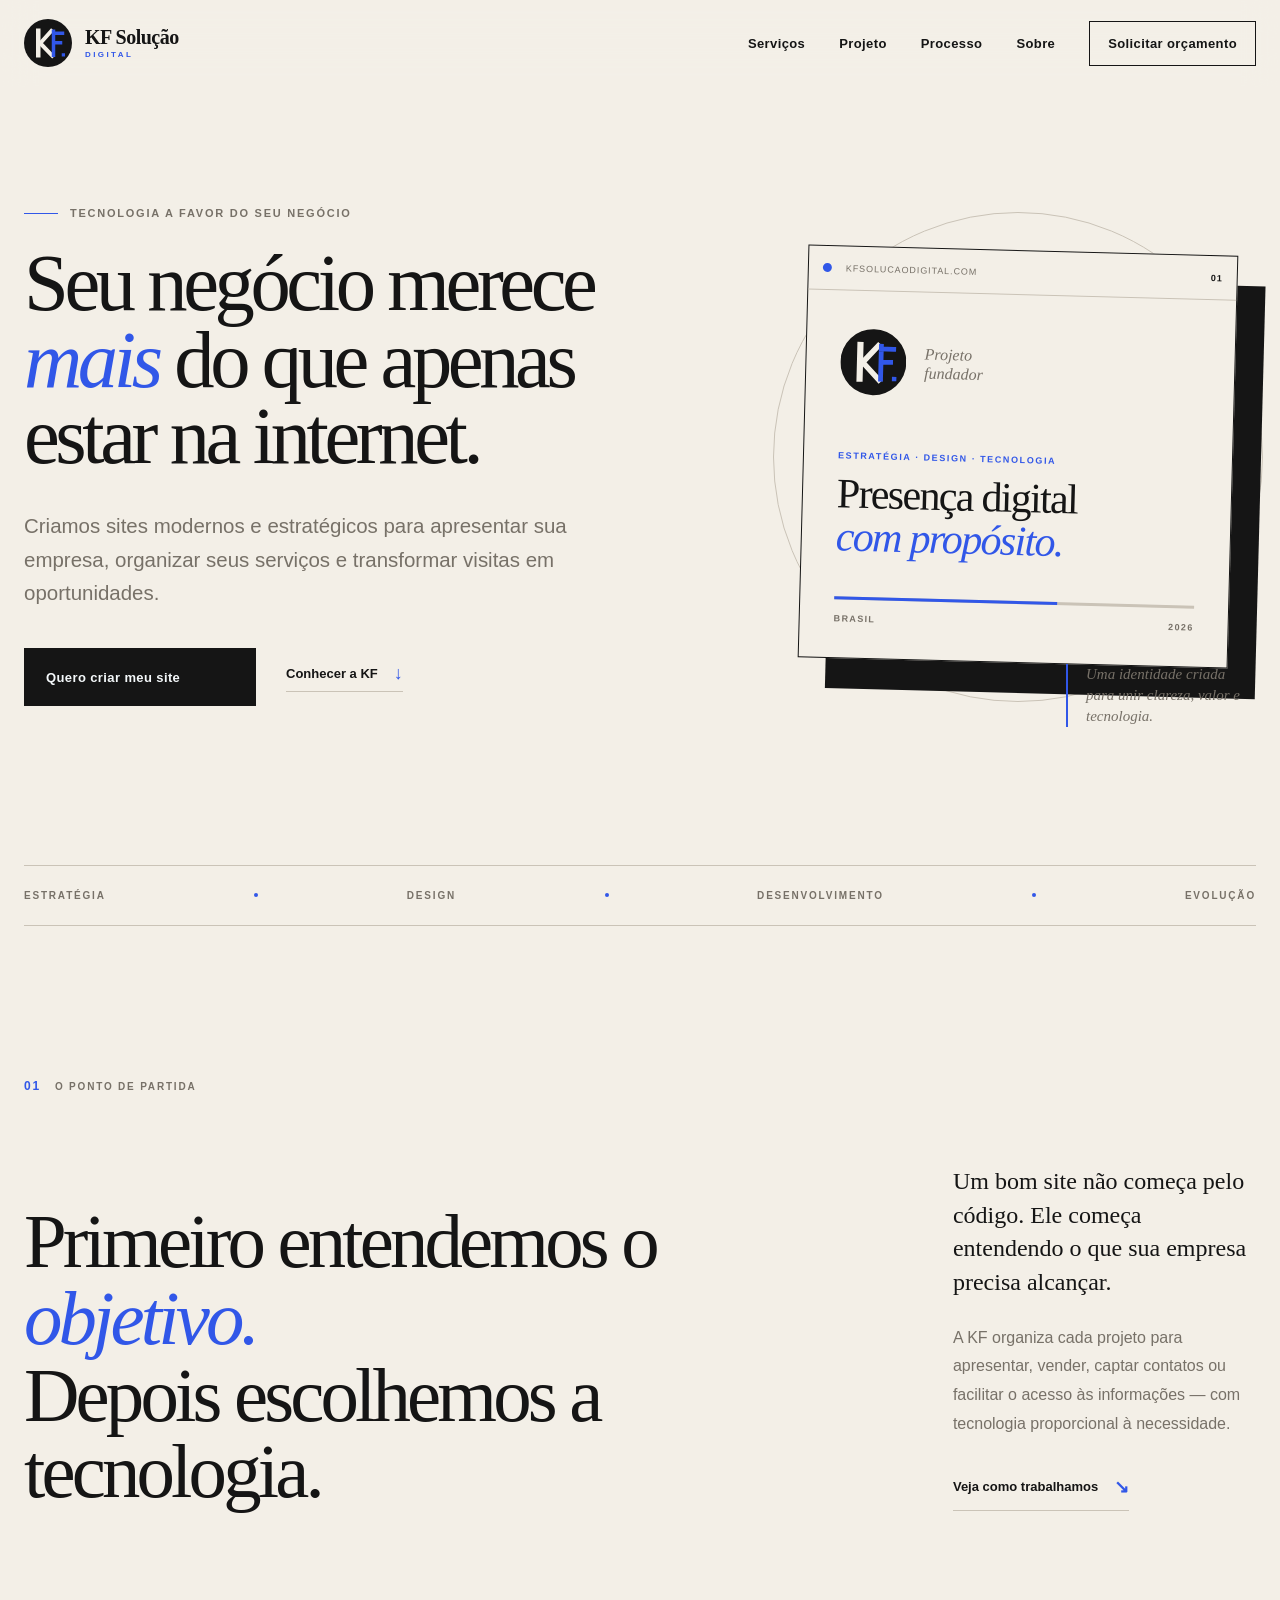
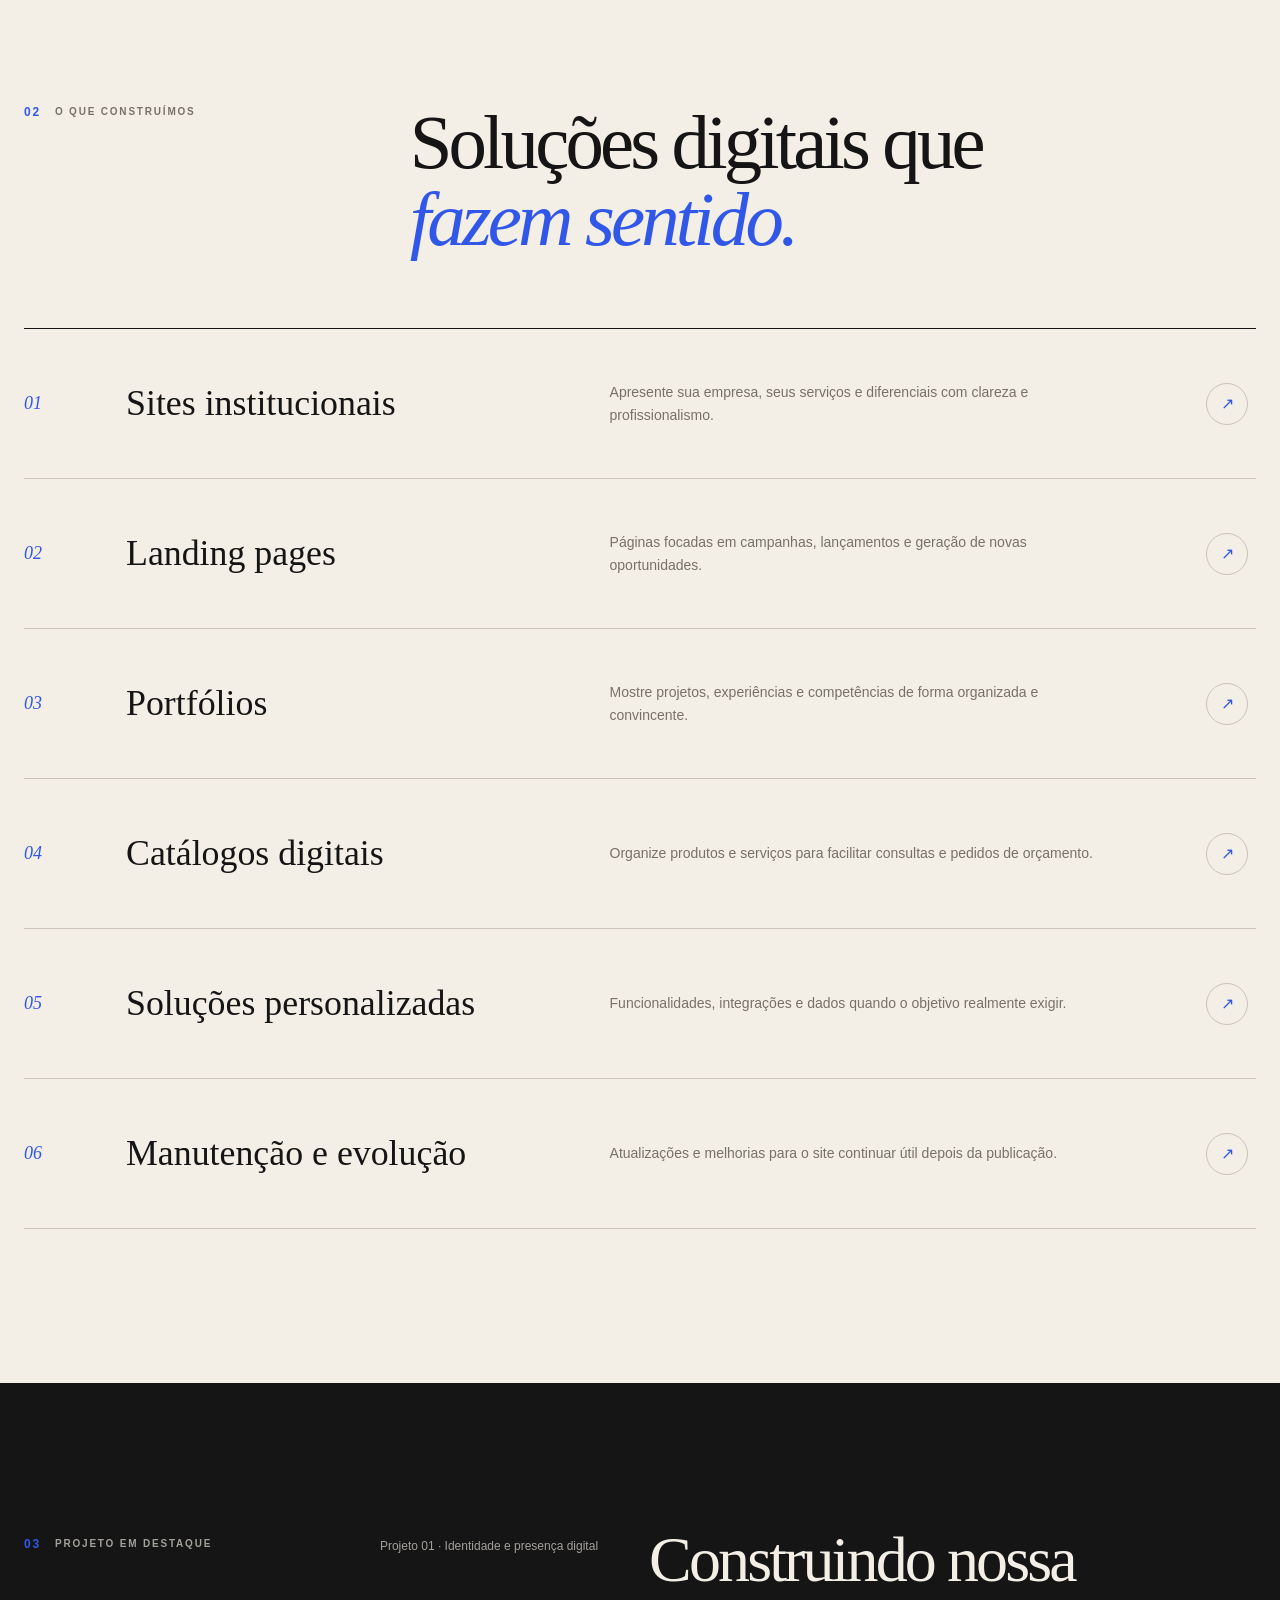
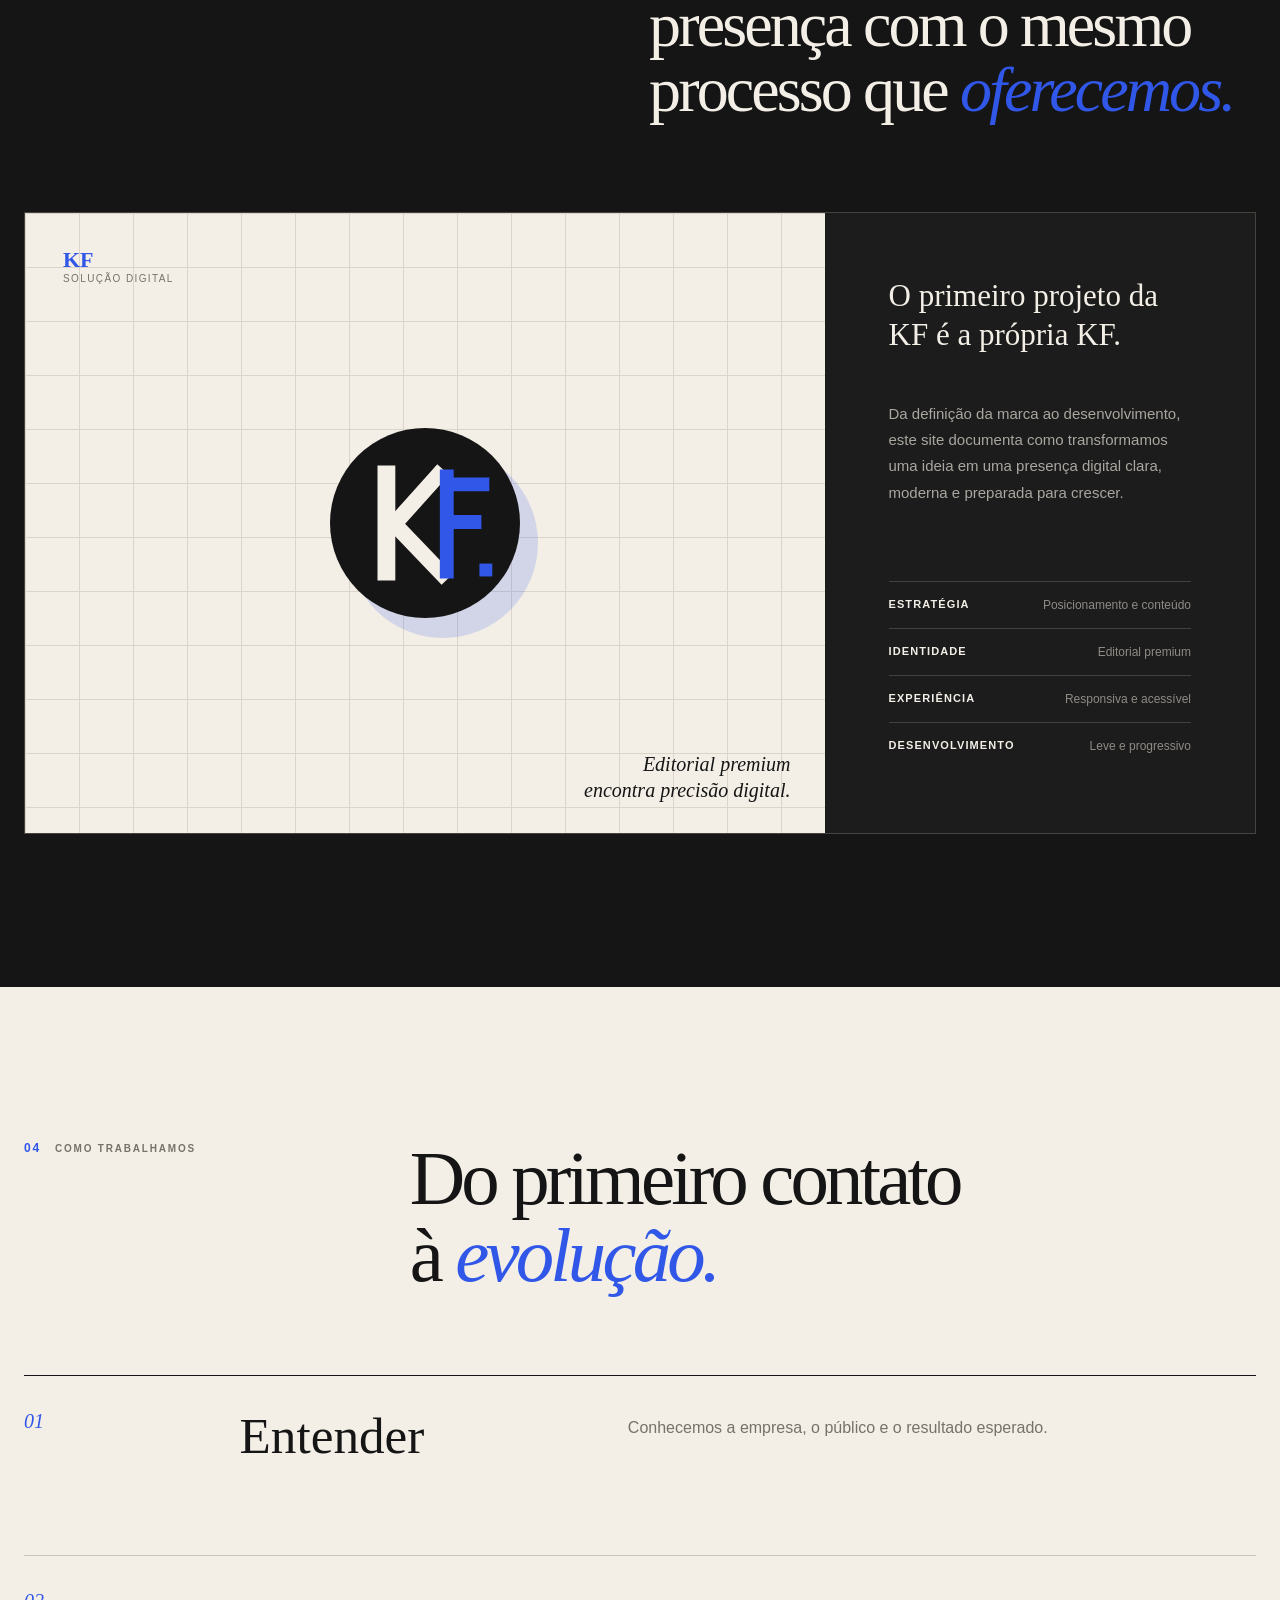
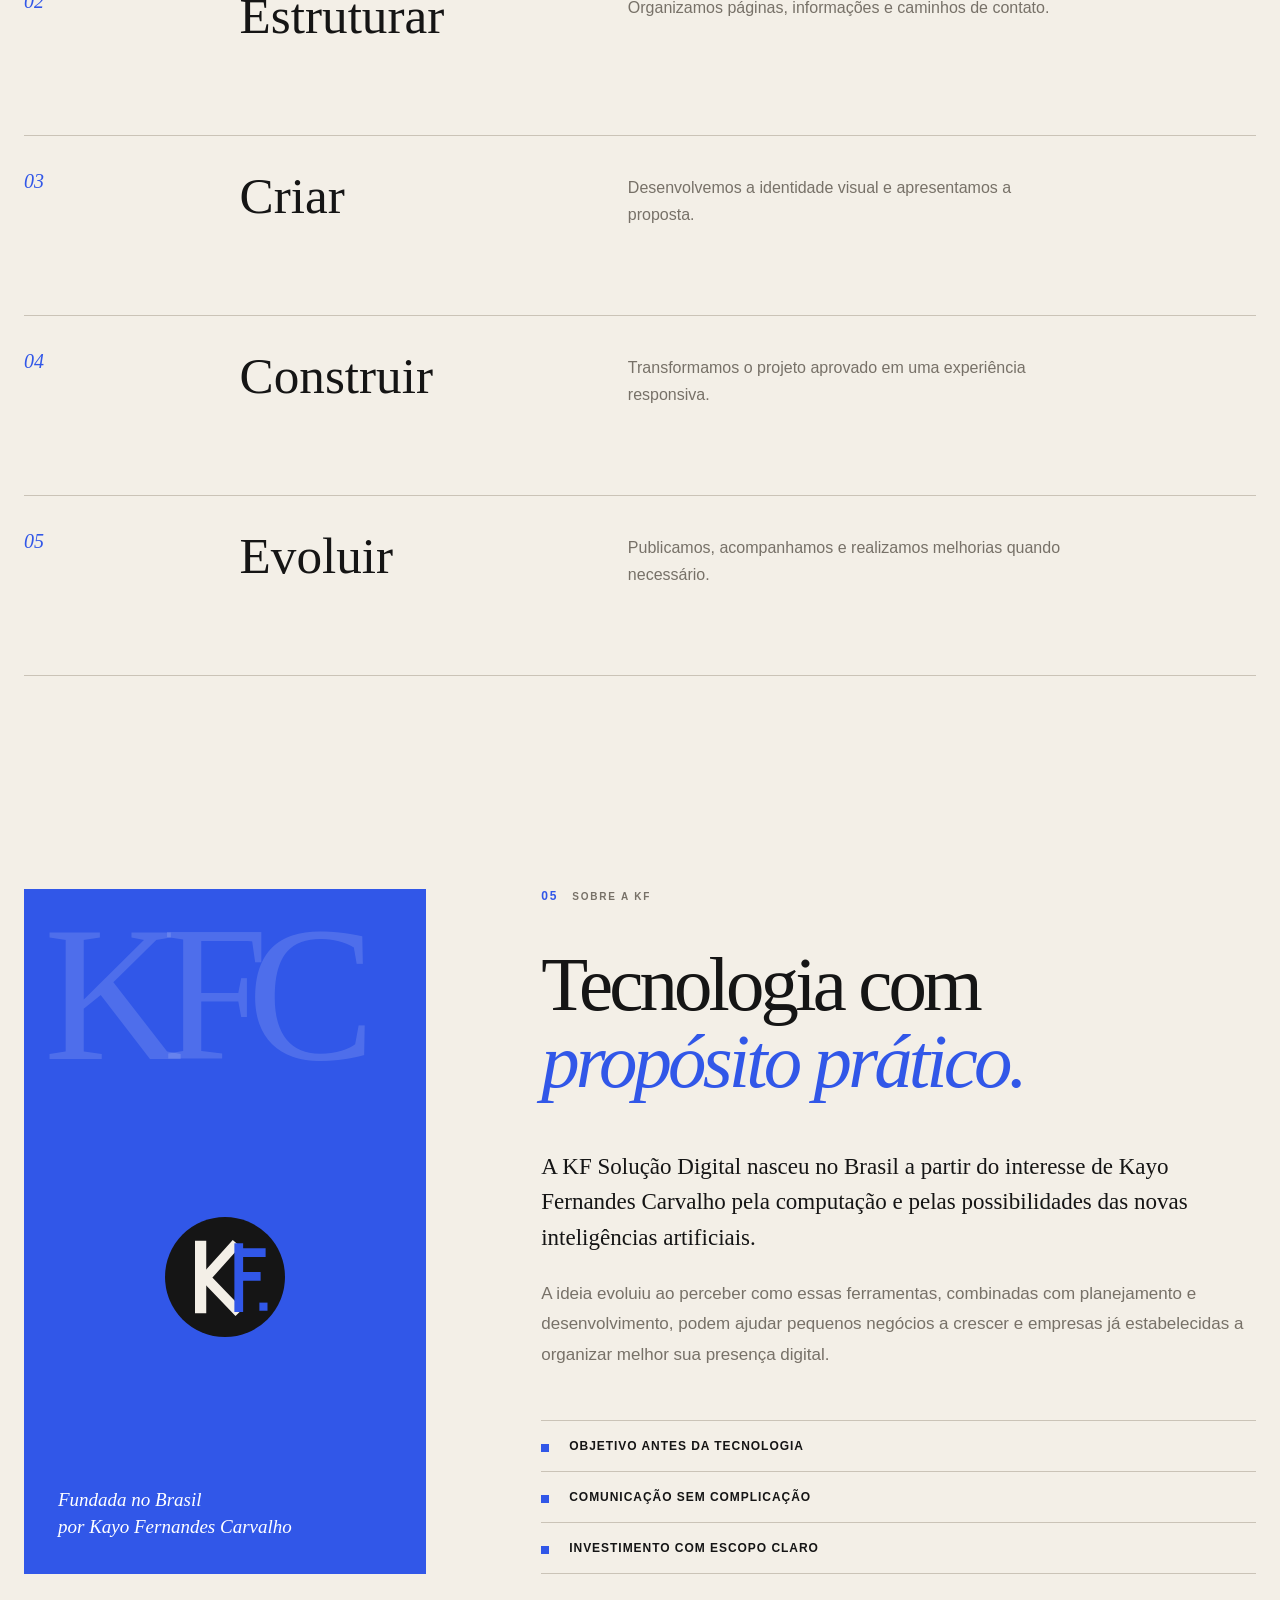
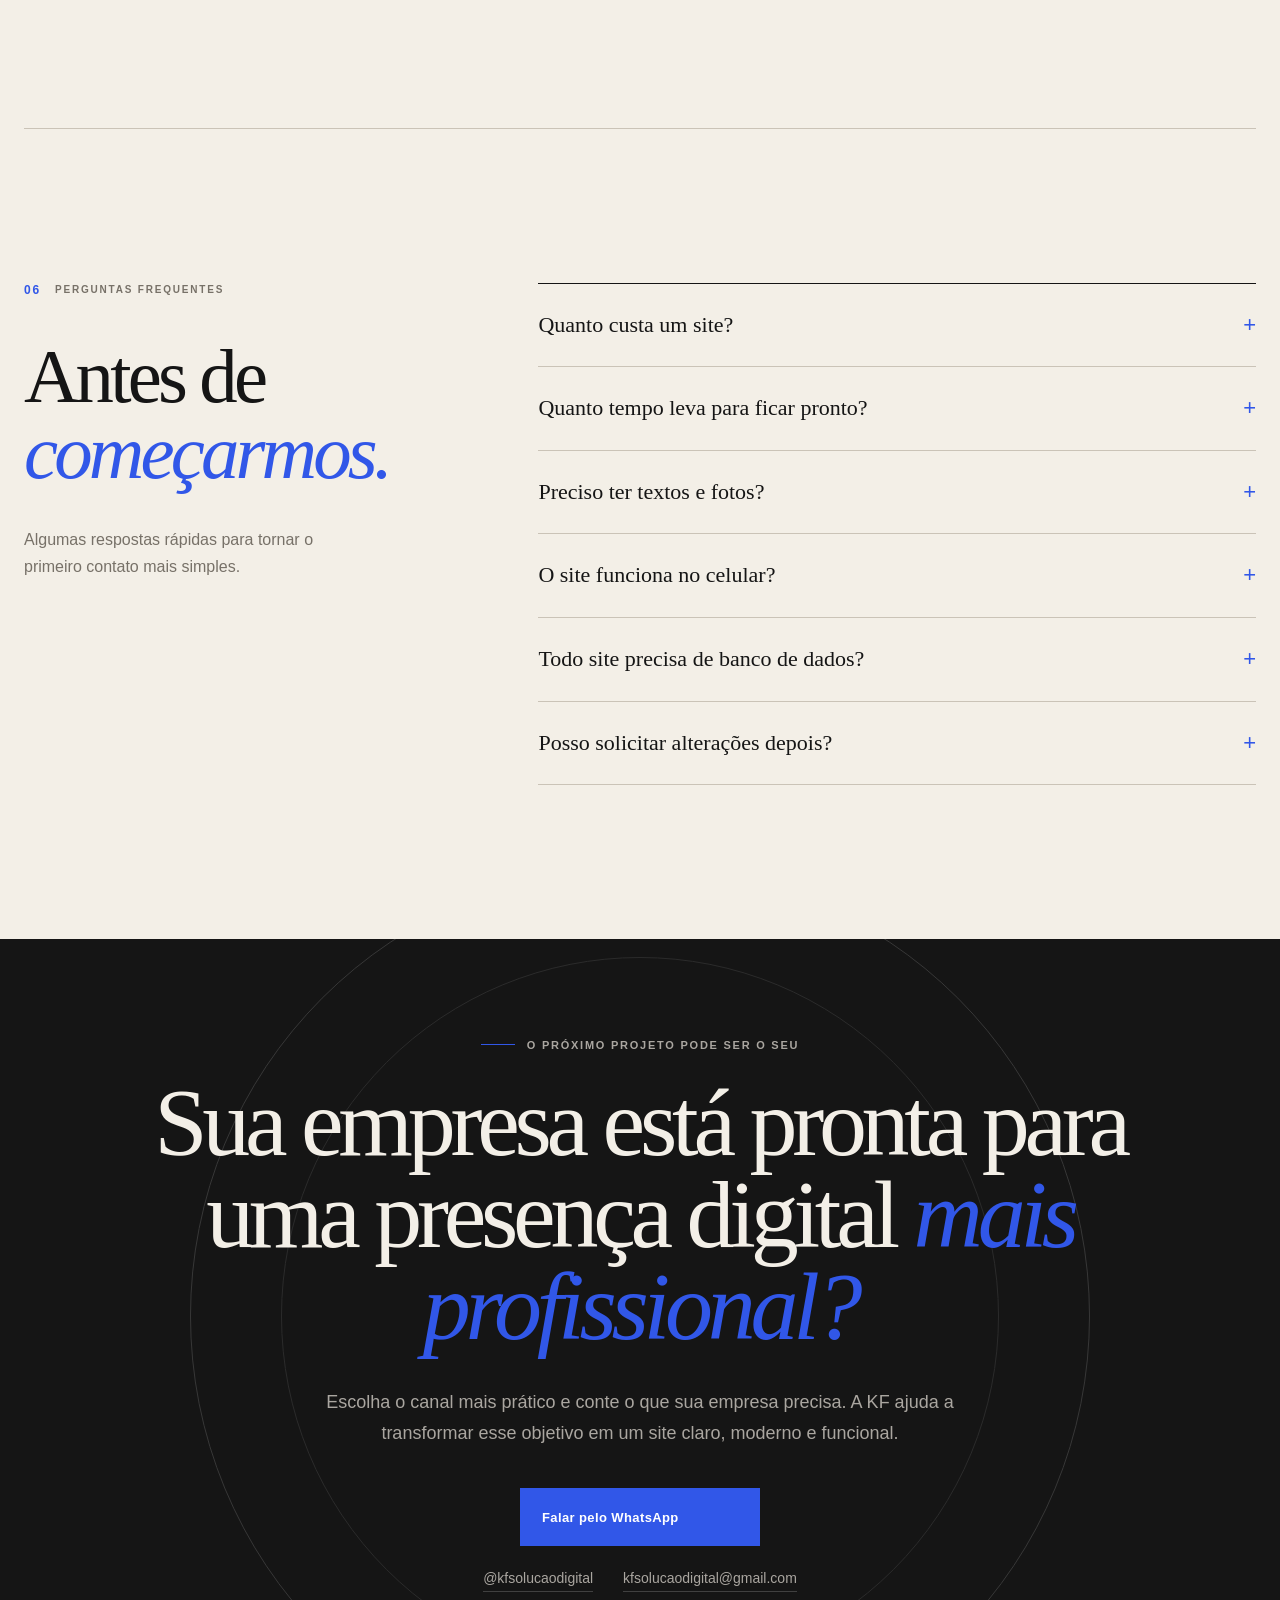
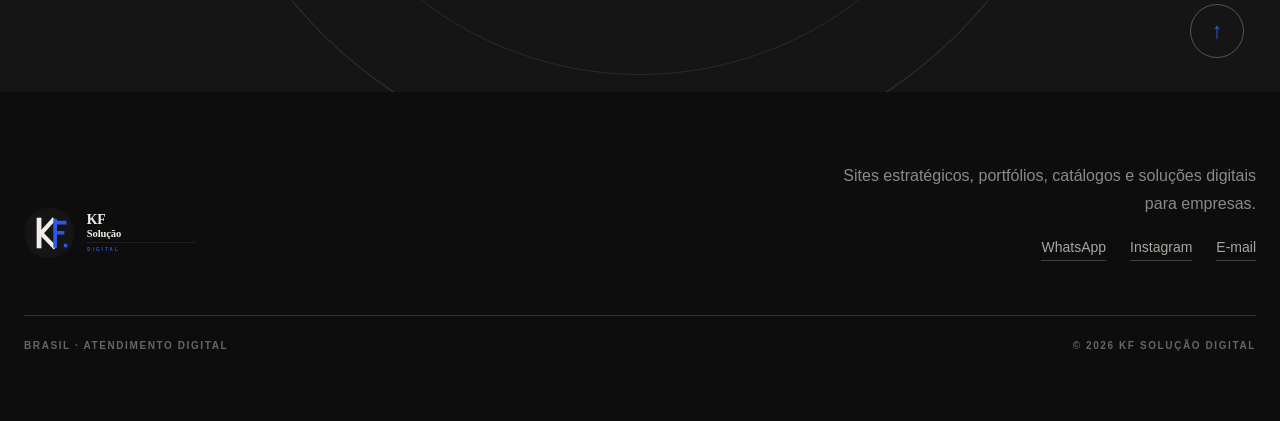
<file: index.html>
<!doctype html>
<html lang="pt-BR">
<head>
  <meta charset="utf-8">
  <meta name="viewport" content="width=device-width, initial-scale=1">
  <meta name="description" content="A KF Solução Digital cria sites estratégicos, portfólios, catálogos e soluções digitais orientadas ao objetivo de cada negócio.">
  <meta name="robots" content="index, follow">
  <meta name="theme-color" content="#F3EFE7">
  <title>KF Solução Digital — Sites com estratégia e propósito</title>
  <link rel="canonical" href="https://kfsolucaodigital.github.io/">
  <link rel="icon" href="./assets/favicon.svg" type="image/svg+xml">
  <link rel="stylesheet" href="./styles.css">

  <meta property="og:type" content="website">
  <meta property="og:locale" content="pt_BR">
  <meta property="og:site_name" content="KF Solução Digital">
  <meta property="og:title" content="KF Solução Digital — Sites com estratégia e propósito">
  <meta property="og:description" content="Sites estratégicos, portfólios, catálogos e soluções digitais pensadas para o objetivo de cada negócio.">
  <meta property="og:url" content="https://kfsolucaodigital.github.io/">
  <meta property="og:image" content="https://kfsolucaodigital.github.io/assets/kf-social-share.png">
  <meta property="og:image:type" content="image/png">
  <meta property="og:image:width" content="1200">
  <meta property="og:image:height" content="630">
  <meta property="og:image:alt" content="KF Solução Digital — Presença digital com propósito">

  <meta name="twitter:card" content="summary_large_image">
  <meta name="twitter:title" content="KF Solução Digital — Sites com estratégia e propósito">
  <meta name="twitter:description" content="Sites estratégicos, portfólios, catálogos e soluções digitais pensadas para o objetivo de cada negócio.">
  <meta name="twitter:image" content="https://kfsolucaodigital.github.io/assets/kf-social-share.png">
  <meta name="twitter:image:alt" content="KF Solução Digital — Presença digital com propósito">

  <script type="application/ld+json">
    {
      "@context": "https://schema.org",
      "@type": "Organization",
      "@id": "https://kfsolucaodigital.github.io/#organization",
      "name": "KF Solução Digital",
      "url": "https://kfsolucaodigital.github.io/",
      "logo": "https://kfsolucaodigital.github.io/assets/kf-editorial-simbolo.svg",
      "image": "https://kfsolucaodigital.github.io/assets/kf-social-share.png",
      "description": "Criação e manutenção de sites, portfólios, catálogos e soluções digitais orientadas ao objetivo de cada negócio.",
      "email": "kfsolucaodigital@gmail.com",
      "telephone": "+5562994916465",
      "founder": {
        "@type": "Person",
        "name": "Kayo Fernandes Carvalho"
      },
      "contactPoint": {
        "@type": "ContactPoint",
        "contactType": "sales",
        "telephone": "+5562994916465",
        "email": "kfsolucaodigital@gmail.com",
        "availableLanguage": "Portuguese"
      },
      "sameAs": [
        "https://www.instagram.com/kfsolucaodigital/"
      ]
    }
  </script>
  <script>document.documentElement.classList.add('js')</script>
</head>
<body>
  <a class="skip-link" href="#conteudo">Pular para o conteúdo</a>

  <header class="site-header" data-header>
    <div class="header-inner">
      <a class="brand" href="#inicio" aria-label="KF Solução Digital — início">
        <img class="brand-symbol" src="./assets/kf-editorial-simbolo.svg" alt="" width="48" height="48">
        <span class="brand-wordmark" aria-hidden="true">
          <strong>KF Solução</strong>
          <small>Digital</small>
        </span>
      </a>

      <button class="menu-toggle" type="button" aria-expanded="false" aria-controls="site-nav" data-menu-toggle>
        <span></span><span></span>
        <span class="sr-only">Abrir menu</span>
      </button>

      <nav class="site-nav" id="site-nav" aria-label="Navegação principal" data-nav>
        <a href="#servicos">Serviços</a>
        <a href="#projeto">Projeto</a>
        <a href="#processo">Processo</a>
        <a href="#sobre">Sobre</a>
        <a class="nav-cta" href="https://wa.me/5562994916465?text=Ol%C3%A1!%20Conheci%20a%20KF%20pelo%20site%20e%20gostaria%20de%20solicitar%20um%20or%C3%A7amento." target="_blank" rel="noopener noreferrer" aria-label="Solicitar orçamento pelo WhatsApp (abre em nova guia)">Solicitar orçamento</a>
      </nav>
    </div>
  </header>

  <main id="conteudo">
    <section class="hero" id="inicio">
      <div class="hero-grid">
        <div class="hero-copy reveal">
          <p class="eyebrow"><span></span> Tecnologia a favor do seu negócio</p>
          <h1>Seu negócio merece <em>mais</em> do que apenas estar na internet.</h1>
          <p class="hero-text">Criamos sites modernos e estratégicos para apresentar sua empresa, organizar seus serviços e transformar visitas em oportunidades.</p>
          <div class="hero-actions">
            <a class="button button-primary" href="https://wa.me/5562994916465?text=Ol%C3%A1!%20Conheci%20a%20KF%20pelo%20site%20e%20gostaria%20de%20solicitar%20um%20or%C3%A7amento." target="_blank" rel="noopener noreferrer" aria-label="Quero criar meu site — conversar pelo WhatsApp (abre em nova guia)">Quero criar meu site</a>
            <a class="text-link" href="#projeto">Conhecer a KF <span aria-hidden="true">↓</span></a>
          </div>
        </div>

        <div class="hero-visual reveal" aria-label="Demonstração visual do projeto KF Solução Digital">
          <div class="editorial-orbit" aria-hidden="true"></div>
          <div class="project-window">
            <div class="window-bar">
              <span class="window-dot"></span>
              <span class="window-title">kfsolucaodigital.com</span>
              <span class="window-index">01</span>
            </div>
            <div class="window-content">
              <div class="window-brand">
                <img src="./assets/kf-editorial-simbolo.svg" alt="" width="74" height="74">
                <span>Projeto<br>fundador</span>
              </div>
              <p class="window-kicker">Estratégia · Design · Tecnologia</p>
              <p class="window-headline">Presença digital<br><i>com propósito.</i></p>
              <div class="window-progress"><span></span></div>
              <div class="window-footer"><span>Brasil</span><span>2026</span></div>
            </div>
          </div>
          <p class="visual-caption">Uma identidade criada para unir clareza, valor e tecnologia.</p>
        </div>
      </div>

      <div class="capabilities" aria-label="Áreas de atuação">
        <span>Estratégia</span><i></i><span>Design</span><i></i><span>Desenvolvimento</span><i></i><span>Evolução</span>
      </div>
    </section>

    <section class="manifesto section" aria-labelledby="manifesto-title">
      <div class="section-index reveal"><span>01</span> O ponto de partida</div>
      <div class="manifesto-grid">
        <h2 id="manifesto-title" class="display-title reveal">Primeiro entendemos o <em>objetivo.</em><br>Depois escolhemos a tecnologia.</h2>
        <div class="manifesto-copy reveal">
          <p>Um bom site não começa pelo código. Ele começa entendendo o que sua empresa precisa alcançar.</p>
          <p>A KF organiza cada projeto para apresentar, vender, captar contatos ou facilitar o acesso às informações — com tecnologia proporcional à necessidade.</p>
          <a class="text-link" href="#processo">Veja como trabalhamos <span aria-hidden="true">↘</span></a>
        </div>
      </div>
    </section>

    <section class="services section" id="servicos" aria-labelledby="services-title">
      <div class="section-heading reveal">
        <div class="section-index"><span>02</span> O que construímos</div>
        <h2 id="services-title" class="display-title">Soluções digitais que<br><em>fazem sentido.</em></h2>
      </div>

      <div class="service-list">
        <article class="service-item reveal">
          <span class="service-number">01</span>
          <h3>Sites institucionais</h3>
          <p>Apresente sua empresa, seus serviços e diferenciais com clareza e profissionalismo.</p>
          <span class="service-mark" aria-hidden="true">↗</span>
        </article>
        <article class="service-item reveal">
          <span class="service-number">02</span>
          <h3>Landing pages</h3>
          <p>Páginas focadas em campanhas, lançamentos e geração de novas oportunidades.</p>
          <span class="service-mark" aria-hidden="true">↗</span>
        </article>
        <article class="service-item reveal">
          <span class="service-number">03</span>
          <h3>Portfólios</h3>
          <p>Mostre projetos, experiências e competências de forma organizada e convincente.</p>
          <span class="service-mark" aria-hidden="true">↗</span>
        </article>
        <article class="service-item reveal">
          <span class="service-number">04</span>
          <h3>Catálogos digitais</h3>
          <p>Organize produtos e serviços para facilitar consultas e pedidos de orçamento.</p>
          <span class="service-mark" aria-hidden="true">↗</span>
        </article>
        <article class="service-item reveal">
          <span class="service-number">05</span>
          <h3>Soluções personalizadas</h3>
          <p>Funcionalidades, integrações e dados quando o objetivo realmente exigir.</p>
          <span class="service-mark" aria-hidden="true">↗</span>
        </article>
        <article class="service-item reveal">
          <span class="service-number">06</span>
          <h3>Manutenção e evolução</h3>
          <p>Atualizações e melhorias para o site continuar útil depois da publicação.</p>
          <span class="service-mark" aria-hidden="true">↗</span>
        </article>
      </div>
    </section>

    <section class="featured-project" id="projeto" aria-labelledby="project-title">
      <div class="project-inner">
        <div class="project-heading reveal">
          <div class="section-index section-index-light"><span>03</span> Projeto em destaque</div>
          <p class="project-type">Projeto 01 · Identidade e presença digital</p>
          <h2 id="project-title">Construindo nossa presença com o mesmo processo que <em>oferecemos.</em></h2>
        </div>

        <div class="case-study reveal">
          <div class="case-visual">
            <div class="case-grid" aria-hidden="true"></div>
            <img src="./assets/kf-editorial-simbolo.svg" alt="Símbolo KF Solução Digital" width="190" height="190">
            <div class="case-wordmark"><span>KF</span><small>Solução Digital</small></div>
            <p>Editorial premium<br>encontra precisão digital.</p>
          </div>
          <div class="case-info">
            <p class="case-lead">O primeiro projeto da KF é a própria KF.</p>
            <p>Da definição da marca ao desenvolvimento, este site documenta como transformamos uma ideia em uma presença digital clara, moderna e preparada para crescer.</p>
            <dl>
              <div><dt>Estratégia</dt><dd>Posicionamento e conteúdo</dd></div>
              <div><dt>Identidade</dt><dd>Editorial premium</dd></div>
              <div><dt>Experiência</dt><dd>Responsiva e acessível</dd></div>
              <div><dt>Desenvolvimento</dt><dd>Leve e progressivo</dd></div>
            </dl>
          </div>
        </div>
      </div>
    </section>

    <section class="process section" id="processo" aria-labelledby="process-title">
      <div class="section-heading reveal">
        <div class="section-index"><span>04</span> Como trabalhamos</div>
        <h2 id="process-title" class="display-title">Do primeiro contato<br>à <em>evolução.</em></h2>
      </div>

      <ol class="process-list">
        <li class="reveal"><span>01</span><div><h3>Entender</h3><p>Conhecemos a empresa, o público e o resultado esperado.</p></div></li>
        <li class="reveal"><span>02</span><div><h3>Estruturar</h3><p>Organizamos páginas, informações e caminhos de contato.</p></div></li>
        <li class="reveal"><span>03</span><div><h3>Criar</h3><p>Desenvolvemos a identidade visual e apresentamos a proposta.</p></div></li>
        <li class="reveal"><span>04</span><div><h3>Construir</h3><p>Transformamos o projeto aprovado em uma experiência responsiva.</p></div></li>
        <li class="reveal"><span>05</span><div><h3>Evoluir</h3><p>Publicamos, acompanhamos e realizamos melhorias quando necessário.</p></div></li>
      </ol>
    </section>

    <section class="about section" id="sobre" aria-labelledby="about-title">
      <div class="about-grid">
        <div class="about-portrait reveal">
          <span class="portrait-initials">KFC</span>
          <img src="./assets/kf-editorial-simbolo.svg" alt="" width="120" height="120">
          <p>Fundada no Brasil<br>por Kayo Fernandes Carvalho</p>
        </div>
        <div class="about-copy reveal">
          <div class="section-index"><span>05</span> Sobre a KF</div>
          <h2 id="about-title" class="display-title">Tecnologia com<br><em>propósito prático.</em></h2>
          <p>A KF Solução Digital nasceu no Brasil a partir do interesse de Kayo Fernandes Carvalho pela computação e pelas possibilidades das novas inteligências artificiais.</p>
          <p>A ideia evoluiu ao perceber como essas ferramentas, combinadas com planejamento e desenvolvimento, podem ajudar pequenos negócios a crescer e empresas já estabelecidas a organizar melhor sua presença digital.</p>
          <ul class="principles" aria-label="Princípios da KF">
            <li>Objetivo antes da tecnologia</li>
            <li>Comunicação sem complicação</li>
            <li>Investimento com escopo claro</li>
          </ul>
        </div>
      </div>
    </section>

    <section class="faq section" aria-labelledby="faq-title">
      <div class="faq-grid">
        <div class="faq-intro reveal">
          <div class="section-index"><span>06</span> Perguntas frequentes</div>
          <h2 id="faq-title" class="display-title">Antes de<br><em>começarmos.</em></h2>
          <p>Algumas respostas rápidas para tornar o primeiro contato mais simples.</p>
        </div>
        <div class="faq-list reveal">
          <details><summary>Quanto custa um site?<span>+</span></summary><p>O valor depende do objetivo, do volume de conteúdo e das funcionalidades necessárias. A proposta será apresentada com escopo claro antes do desenvolvimento.</p></details>
          <details><summary>Quanto tempo leva para ficar pronto?<span>+</span></summary><p>O prazo varia conforme o tamanho e a complexidade do projeto. Depois do briefing, a KF apresenta as etapas e uma previsão adequada ao escopo.</p></details>
          <details><summary>Preciso ter textos e fotos?<span>+</span></summary><p>Não necessariamente. Podemos organizar o conteúdo disponível, indicar o que ainda falta e orientar a preparação dos materiais.</p></details>
          <details><summary>O site funciona no celular?<span>+</span></summary><p>Sim. Todos os projetos são planejados para celular, tablet e computador desde o início.</p></details>
          <details><summary>Todo site precisa de banco de dados?<span>+</span></summary><p>Não. Um banco de dados só deve ser incluído quando houver uma necessidade real, como cadastros, conteúdo dinâmico ou operações específicas.</p></details>
          <details><summary>Posso solicitar alterações depois?<span>+</span></summary><p>Sim. A manutenção e a evolução do site podem continuar depois da publicação, de acordo com o serviço contratado.</p></details>
        </div>
      </div>
    </section>

    <section class="contact" id="contato" aria-labelledby="contact-title">
      <div class="contact-orbit" aria-hidden="true"></div>
      <div class="contact-content reveal">
        <p class="eyebrow eyebrow-light"><span></span> O próximo projeto pode ser o seu</p>
        <h2 id="contact-title">Sua empresa está pronta para uma presença digital <em>mais profissional?</em></h2>
        <p>Escolha o canal mais prático e conte o que sua empresa precisa. A KF ajuda a transformar esse objetivo em um site claro, moderno e funcional.</p>
        <div class="contact-actions" aria-label="Canais de contato da KF Solução Digital">
          <a class="button contact-primary" href="https://wa.me/5562994916465?text=Ol%C3%A1!%20Conheci%20a%20KF%20pelo%20site%20e%20gostaria%20de%20solicitar%20um%20or%C3%A7amento." target="_blank" rel="noopener noreferrer" aria-label="Falar com a KF Solução Digital pelo WhatsApp (abre em nova guia)">Falar pelo WhatsApp</a>
          <div class="contact-links">
            <a href="https://www.instagram.com/kfsolucaodigital/" target="_blank" rel="noopener noreferrer" aria-label="Abrir o Instagram da KF Solução Digital (abre em nova guia)">@kfsolucaodigital</a>
            <a href="mailto:kfsolucaodigital@gmail.com">kfsolucaodigital@gmail.com</a>
          </div>
        </div>
      </div>
      <a class="contact-arrow" href="#inicio" aria-label="Voltar ao início">↑</a>
    </section>
  </main>

  <footer class="site-footer">
    <div class="footer-main">
      <img src="./assets/kf-editorial-logo-escuro.svg" alt="KF Solução Digital" width="210" height="56">
      <div class="footer-details">
        <p>Sites estratégicos, portfólios, catálogos e soluções digitais para empresas.</p>
        <nav class="footer-contact-links" aria-label="Canais de contato">
          <a href="https://wa.me/5562994916465?text=Ol%C3%A1!%20Conheci%20a%20KF%20pelo%20site%20e%20gostaria%20de%20solicitar%20um%20or%C3%A7amento." target="_blank" rel="noopener noreferrer" aria-label="Falar pelo WhatsApp (abre em nova guia)">WhatsApp</a>
          <a href="https://www.instagram.com/kfsolucaodigital/" target="_blank" rel="noopener noreferrer" aria-label="Abrir o Instagram (abre em nova guia)">Instagram</a>
          <a href="mailto:kfsolucaodigital@gmail.com">E-mail</a>
        </nav>
      </div>
    </div>
    <div class="footer-meta">
      <span>Brasil · Atendimento digital</span>
      <span>© <span data-year></span> KF Solução Digital</span>
    </div>
  </footer>

  <script src="./script.js" defer></script>
</body>
</html>
</file>
<file: styles.css>
:root {
  --ivory: #f3efe7;
  --ivory-deep: #e7e0d5;
  --ink: #151515;
  --ink-soft: #262626;
  --cobalt: #3157e8;
  --cobalt-dark: #2544bd;
  --muted: #777168;
  --line: #cac3b7;
  --white: #f4f8fa;
  --sans: Inter, "Helvetica Neue", Arial, sans-serif;
  --serif: Georgia, "Times New Roman", serif;
  --container: min(1240px, calc(100% - 48px));
  --ease: cubic-bezier(.2,.75,.2,1);
}

* { box-sizing: border-box; }
html { scroll-behavior: smooth; }
body { margin: 0; background: var(--ivory); color: var(--ink); font-family: var(--sans); -webkit-font-smoothing: antialiased; }
body.menu-open { overflow: hidden; }
img { display: block; max-width: 100%; }
a { color: inherit; text-decoration: none; }
button { color: inherit; font: inherit; }
::selection { background: var(--cobalt); color: white; }

.sr-only { position: absolute; width: 1px; height: 1px; padding: 0; margin: -1px; overflow: hidden; clip: rect(0,0,0,0); white-space: nowrap; border: 0; }
.skip-link { position: fixed; z-index: 100; top: 12px; left: 12px; padding: 12px 16px; background: var(--ink); color: var(--white); transform: translateY(-160%); transition: transform .2s; }
.skip-link:focus { transform: translateY(0); }
:focus-visible { outline: 3px solid var(--cobalt); outline-offset: 4px; }

.site-header { position: sticky; top: 0; z-index: 50; border-bottom: 1px solid transparent; background: color-mix(in srgb, var(--ivory) 88%, transparent); backdrop-filter: blur(16px); transition: border-color .25s, background .25s; }
.site-header.scrolled { border-color: var(--line); background: color-mix(in srgb, var(--ivory) 95%, transparent); }
.header-inner { width: var(--container); height: 86px; margin: auto; display: flex; align-items: center; justify-content: space-between; }
.brand { display: inline-flex; align-items: center; gap: 13px; min-width: max-content; }
.brand-symbol { width: 48px; height: 48px; flex: 0 0 auto; }
.brand-wordmark { display: grid; gap: 4px; line-height: 1; }
.brand-wordmark strong { color: var(--ink); font: 700 20px/.95 var(--serif); letter-spacing: -.025em; }
.brand-wordmark small { color: var(--cobalt); font: 800 8px/1 var(--sans); letter-spacing: .3em; text-transform: uppercase; }
.site-nav { display: flex; align-items: center; gap: 34px; font-size: 13px; font-weight: 700; letter-spacing: .03em; }
.site-nav > a:not(.nav-cta) { position: relative; }
.site-nav > a:not(.nav-cta)::after { content: ""; position: absolute; left: 0; right: 100%; bottom: -7px; height: 1px; background: var(--cobalt); transition: right .3s var(--ease); }
.site-nav > a:hover::after { right: 0; }
.nav-cta { padding: 14px 18px; border: 1px solid var(--ink); transition: background .25s, color .25s; }
.nav-cta:hover { background: var(--ink); color: var(--ivory); }
.nav-cta span { margin-left: 14px; color: var(--cobalt); }
.menu-toggle { display: none; border: 0; background: transparent; padding: 12px; }
.menu-toggle > span:not(.sr-only) { display: block; width: 26px; height: 1px; margin: 6px 0; background: var(--ink); transition: transform .25s; }

.hero { min-height: calc(100vh - 86px); padding: clamp(54px, 7vw, 96px) 0 0; overflow: hidden; }
.hero-grid { width: var(--container); margin: auto; display: grid; grid-template-columns: minmax(0, 1.05fr) minmax(410px, .75fr); gap: clamp(50px, 7vw, 110px); align-items: center; }
.eyebrow { display: flex; align-items: center; gap: 12px; margin: 0 0 26px; color: var(--muted); font-size: 11px; font-weight: 800; letter-spacing: .16em; text-transform: uppercase; }
.eyebrow > span { width: 34px; height: 1px; background: var(--cobalt); }
.hero h1 { max-width: 780px; margin: 0; font: 400 clamp(55px, 6.3vw, 94px)/.95 var(--serif); letter-spacing: -.055em; }
.hero h1 em, .display-title em, .project-heading h2 em, .contact h2 em { color: var(--cobalt); font-weight: 400; }
.hero-text { max-width: 620px; margin: 34px 0 0; color: var(--muted); font-size: clamp(17px, 1.6vw, 21px); line-height: 1.65; }
.hero-actions { display: flex; align-items: center; gap: 30px; margin-top: 38px; }
.button { display: inline-flex; align-items: center; justify-content: space-between; gap: 30px; min-height: 58px; padding: 0 22px; font-size: 13px; font-weight: 800; letter-spacing: .03em; transition: transform .25s var(--ease), background .25s; }
.button-primary { min-width: 232px; background: var(--ink); color: var(--white); }
.button-primary span { color: var(--cobalt); font-size: 18px; }
.button:hover { transform: translateY(-3px); }
.text-link { display: inline-flex; gap: 16px; align-items: center; padding-bottom: 7px; border-bottom: 1px solid var(--line); font-size: 13px; font-weight: 800; }
.text-link span { color: var(--cobalt); font-size: 18px; }

.hero-visual { position: relative; min-height: 560px; display: grid; place-items: center; }
.editorial-orbit { position: absolute; width: 490px; height: 490px; border: 1px solid var(--line); border-radius: 50%; }
.editorial-orbit::before, .editorial-orbit::after { content: ""; position: absolute; border-radius: 50%; }
.editorial-orbit::before { inset: 54px; border: 1px dashed color-mix(in srgb, var(--line) 70%, transparent); animation: spin 24s linear infinite; }
.editorial-orbit::after { width: 14px; height: 14px; right: 45px; top: 80px; background: var(--cobalt); box-shadow: -376px 286px 0 #151515; }
.project-window { position: relative; z-index: 2; width: min(100%, 430px); border: 1px solid var(--ink); background: var(--ivory); box-shadow: 28px 30px 0 var(--ink); transform: rotate(1.5deg); transition: transform .5s var(--ease); }
.hero-visual:hover .project-window { transform: rotate(0deg) translateY(-8px); }
.window-bar { height: 44px; display: flex; align-items: center; gap: 14px; padding: 0 14px; border-bottom: 1px solid var(--line); font-size: 9px; letter-spacing: .1em; text-transform: uppercase; }
.window-dot { width: 9px; height: 9px; border-radius: 50%; background: var(--cobalt); }
.window-title { color: var(--muted); flex: 1; }
.window-index { font-weight: 900; }
.window-content { padding: 34px; }
.window-brand { display: flex; align-items: center; gap: 18px; color: var(--muted); font: italic 16px/1.2 var(--serif); }
.window-brand img { width: 66px; }
.window-kicker { margin: 52px 0 12px; color: var(--cobalt); font-size: 9px; font-weight: 800; letter-spacing: .18em; text-transform: uppercase; }
.window-headline { margin: 0; font: 400 42px/1.02 var(--serif); letter-spacing: -.04em; }
.window-headline i { color: var(--cobalt); }
.window-progress { height: 3px; margin-top: 38px; background: var(--line); }
.window-progress span { display: block; width: 62%; height: 100%; background: var(--cobalt); }
.window-footer { display: flex; justify-content: space-between; margin-top: 14px; color: var(--muted); font-size: 9px; font-weight: 700; letter-spacing: .15em; text-transform: uppercase; }
.visual-caption { position: absolute; z-index: 3; right: 0; bottom: 10px; width: 190px; margin: 0; padding-left: 18px; border-left: 2px solid var(--cobalt); color: var(--muted); font: italic 15px/1.4 var(--serif); }
.capabilities { width: var(--container); margin: clamp(70px, 10vw, 130px) auto 0; padding: 24px 0; border-top: 1px solid var(--line); display: flex; align-items: center; justify-content: space-between; color: var(--muted); font-size: 10px; font-weight: 800; letter-spacing: .18em; text-transform: uppercase; }
.capabilities i { width: 4px; height: 4px; border-radius: 50%; background: var(--cobalt); }

.section { width: var(--container); margin: auto; padding: clamp(100px, 12vw, 180px) 0; }
.section-index { display: flex; align-items: center; gap: 14px; color: var(--muted); font-size: 10px; font-weight: 800; letter-spacing: .18em; text-transform: uppercase; }
.section-index span { color: var(--cobalt); font-size: 12px; }
.display-title { margin: 0; font: 400 clamp(46px, 6vw, 82px)/1 var(--serif); letter-spacing: -.05em; }
.manifesto { border-top: 1px solid var(--line); }
.manifesto-grid { margin-top: 48px; display: grid; grid-template-columns: 1.5fr .55fr; gap: clamp(50px, 8vw, 120px); align-items: end; }
.manifesto-copy { color: var(--muted); font-size: 16px; line-height: 1.8; }
.manifesto-copy p:first-child { color: var(--ink); font: 400 24px/1.4 var(--serif); }
.manifesto-copy .text-link { margin-top: 16px; color: var(--ink); }

.services { padding-top: 40px; }
.section-heading { display: grid; grid-template-columns: .58fr 1.42fr; gap: 40px; align-items: start; margin-bottom: 70px; }
.service-list { border-top: 1px solid var(--ink); }
.service-item { display: grid; grid-template-columns: 70px 1fr 1.25fr 50px; gap: 32px; align-items: center; min-height: 150px; border-bottom: 1px solid var(--line); transition: padding .35s var(--ease), background .35s; }
.service-item:hover { padding: 0 20px; background: color-mix(in srgb, var(--white) 35%, transparent); }
.service-number { color: var(--cobalt); font: italic 18px var(--serif); }
.service-item h3 { margin: 0; font: 400 clamp(25px, 2.8vw, 38px)/1.05 var(--serif); }
.service-item p { max-width: 490px; margin: 0; color: var(--muted); font-size: 14px; line-height: 1.65; }
.service-mark { display: grid; place-items: center; width: 42px; height: 42px; border: 1px solid var(--line); border-radius: 50%; color: var(--cobalt); transition: transform .35s, background .35s, color .35s; }
.service-item:hover .service-mark { transform: rotate(45deg); background: var(--cobalt); color: white; }

.featured-project { overflow: hidden; background: var(--ink); color: var(--ivory); }
.project-inner { width: var(--container); margin: auto; padding: clamp(100px, 12vw, 170px) 0; }
.section-index-light { color: #a3a09a; }
.project-heading { display: grid; grid-template-columns: .55fr .4fr 1.05fr; gap: 38px; align-items: start; }
.project-type { margin: 0; color: #a3a09a; font-size: 12px; line-height: 1.6; }
.project-heading h2 { margin: -10px 0 0; font: 400 clamp(42px, 5vw, 70px)/1.02 var(--serif); letter-spacing: -.045em; }
.case-study { margin-top: 90px; display: grid; grid-template-columns: 1.3fr .7fr; min-height: 580px; border: 1px solid #46433f; }
.case-visual { position: relative; overflow: hidden; display: grid; place-items: center; min-height: 580px; background: var(--ivory); color: var(--ink); }
.case-grid { position: absolute; inset: 0; opacity: .6; background-image: linear-gradient(var(--line) 1px, transparent 1px), linear-gradient(90deg, var(--line) 1px, transparent 1px); background-size: 54px 54px; }
.case-visual > img { position: relative; z-index: 2; width: 190px; filter: drop-shadow(18px 20px 0 rgba(49,87,232,.17)); }
.case-wordmark { position: absolute; z-index: 2; left: 38px; top: 34px; display: flex; flex-direction: column; }
.case-wordmark span { color: var(--cobalt); font: 700 22px var(--serif); }
.case-wordmark small { color: var(--muted); font-size: 10px; letter-spacing: .14em; text-transform: uppercase; }
.case-visual > p { position: absolute; z-index: 2; right: 34px; bottom: 30px; margin: 0; text-align: right; font: italic 20px/1.3 var(--serif); }
.case-info { padding: clamp(42px, 5vw, 76px); display: flex; flex-direction: column; justify-content: space-between; background: #1c1c1c; }
.case-info > p { color: #aaa6a0; font-size: 15px; line-height: 1.75; }
.case-info .case-lead { margin-top: 0; color: var(--ivory); font: 400 31px/1.25 var(--serif); }
.case-info dl { margin: 60px 0 0; }
.case-info dl > div { display: flex; justify-content: space-between; gap: 20px; padding: 16px 0; border-top: 1px solid #414141; }
.case-info dt { color: var(--ivory); font-size: 11px; font-weight: 800; letter-spacing: .1em; text-transform: uppercase; }
.case-info dd { margin: 0; color: #8f8b85; font-size: 12px; text-align: right; }

.process-list { margin: 80px 0 0; padding: 0; border-top: 1px solid var(--ink); list-style: none; }
.process-list li { display: grid; grid-template-columns: .35fr 1.65fr; min-height: 180px; padding: 34px 0; border-bottom: 1px solid var(--line); }
.process-list li > span { color: var(--cobalt); font: italic 20px var(--serif); }
.process-list li > div { display: grid; grid-template-columns: .7fr 1.3fr; gap: 50px; }
.process-list h3 { margin: 0; font: 400 clamp(31px, 4vw, 52px)/1 var(--serif); }
.process-list p { max-width: 440px; margin: 4px 0 0; color: var(--muted); line-height: 1.7; }

.about { padding-top: 60px; }
.about-grid { display: grid; grid-template-columns: .72fr 1.28fr; gap: clamp(50px, 9vw, 140px); align-items: stretch; }
.about-portrait { position: relative; min-height: 650px; padding: 34px; overflow: hidden; background: var(--cobalt); color: white; display: flex; flex-direction: column; justify-content: space-between; }
.portrait-initials { font: 400 clamp(100px, 15vw, 200px)/.75 var(--serif); letter-spacing: -.11em; color: rgba(255,255,255,.14); transform: translateX(-14px); }
.about-portrait img { align-self: center; width: 130px; }
.about-portrait p { margin: 0; font: italic 19px/1.4 var(--serif); }
.about-copy { align-self: center; }
.about-copy .display-title { margin-top: 44px; }
.about-copy > p { max-width: 720px; color: var(--muted); font-size: 17px; line-height: 1.8; }
.about-copy > p:first-of-type { margin-top: 48px; color: var(--ink); font: 400 23px/1.55 var(--serif); }
.principles { margin: 50px 0 0; padding: 0; list-style: none; border-top: 1px solid var(--line); }
.principles li { position: relative; padding: 18px 0 18px 28px; border-bottom: 1px solid var(--line); font-size: 12px; font-weight: 800; letter-spacing: .08em; text-transform: uppercase; }
.principles li::before { content: ""; position: absolute; left: 0; top: 23px; width: 8px; height: 8px; background: var(--cobalt); }

.faq { border-top: 1px solid var(--line); }
.faq-grid { display: grid; grid-template-columns: .7fr 1.3fr; gap: clamp(60px, 10vw, 160px); }
.faq-intro .display-title { margin-top: 42px; }
.faq-intro > p { max-width: 330px; margin-top: 34px; color: var(--muted); line-height: 1.7; }
.faq-list { border-top: 1px solid var(--ink); }
.faq-list details { border-bottom: 1px solid var(--line); }
.faq-list summary { display: flex; justify-content: space-between; gap: 30px; padding: 27px 0; cursor: pointer; list-style: none; font: 400 22px/1.3 var(--serif); }
.faq-list summary::-webkit-details-marker { display: none; }
.faq-list summary span { color: var(--cobalt); font-family: var(--sans); transition: transform .25s; }
.faq-list details[open] summary span { transform: rotate(45deg); }
.faq-list details p { max-width: 650px; margin: -2px 0 28px; color: var(--muted); line-height: 1.75; }

.contact { position: relative; min-height: 740px; overflow: hidden; background: var(--ink); color: var(--ivory); display: grid; place-items: center; padding: 100px 24px; }
.contact-orbit { position: absolute; width: min(86vw, 900px); height: min(86vw, 900px); border: 1px solid #373737; border-radius: 50%; }
.contact-orbit::before { content: ""; position: absolute; inset: 90px; border: 1px solid #2b2b2b; border-radius: 50%; }
.contact-content { position: relative; z-index: 2; max-width: 980px; text-align: center; }
.eyebrow-light { justify-content: center; color: #aaa6a0; }
.contact h2 { margin: 0; font: 400 clamp(54px, 7.5vw, 105px)/.96 var(--serif); letter-spacing: -.055em; }
.contact-content > p:not(.eyebrow) { max-width: 650px; margin: 34px auto 0; color: #aaa6a0; font-size: 18px; line-height: 1.7; }
.contact-actions { display: flex; flex-direction: column; align-items: center; gap: 24px; margin-top: 40px; }
.contact-primary { min-width: 240px; background: var(--cobalt); color: white; }
.contact-primary:hover { background: var(--cobalt-dark); }
.contact-links { display: flex; flex-wrap: wrap; justify-content: center; gap: 16px 30px; }
.contact-links a, .footer-contact-links a { padding-bottom: 5px; border-bottom: 1px solid #404040; color: #aaa6a0; font-size: 14px; transition: color .2s, border-color .2s; overflow-wrap: anywhere; }
.contact-links a:hover, .footer-contact-links a:hover { color: var(--ivory); border-color: var(--cobalt); }
.contact-arrow { position: absolute; z-index: 3; right: 36px; bottom: 34px; display: grid; place-items: center; width: 54px; height: 54px; border: 1px solid #555; border-radius: 50%; color: var(--cobalt); font-size: 22px; transition: background .25s, color .25s; }
.contact-arrow:hover { background: var(--cobalt); color: white; }

.site-footer { padding: 70px max(24px, calc((100% - 1240px)/2)); background: #0d0d0d; color: var(--white); }
.footer-main { display: flex; justify-content: space-between; align-items: end; gap: 60px; padding-bottom: 54px; border-bottom: 1px solid #333; }
.footer-main img { width: 190px; }
.footer-main p { max-width: 430px; margin: 0; color: #8d8a85; line-height: 1.7; text-align: right; }
.footer-details { display: grid; justify-items: end; gap: 22px; }
.footer-contact-links { display: flex; flex-wrap: wrap; justify-content: flex-end; gap: 14px 24px; }
.footer-meta { display: flex; justify-content: space-between; gap: 30px; padding-top: 24px; color: #696661; font-size: 10px; font-weight: 700; letter-spacing: .16em; text-transform: uppercase; }

@keyframes spin { to { transform: rotate(360deg); } }
.js .reveal { opacity: 0; transform: translateY(28px); transition: opacity .85s var(--ease), transform .85s var(--ease); }
.js .reveal.is-visible { opacity: 1; transform: translateY(0); }

@media (max-width: 1040px) {
  :root { --container: min(100% - 40px, 900px); }
  .hero-grid { grid-template-columns: 1fr; }
  .hero-visual { margin-top: 10px; }
  .manifesto-grid, .section-heading, .project-heading, .about-grid, .faq-grid { grid-template-columns: 1fr; }
  .manifesto-copy { max-width: 660px; }
  .section-heading { gap: 32px; }
  .service-item { grid-template-columns: 50px 1fr 1.1fr 44px; }
  .project-heading h2 { margin-top: 20px; }
  .case-study { grid-template-columns: 1fr; }
  .about-portrait { min-height: 480px; }
  .faq-list { margin-top: 20px; }
}

@media (max-width: 760px) {
  :root { --container: min(100% - 28px, 600px); }
  .header-inner { height: 74px; }
  .brand { gap: 10px; }
  .brand-symbol { width: 42px; height: 42px; }
  .brand-wordmark { gap: 3px; }
  .brand-wordmark strong { font-size: 18px; }
  .brand-wordmark small { font-size: 7px; letter-spacing: .28em; }
  .menu-toggle { display: block; z-index: 3; }
  .menu-open .menu-toggle > span:first-child { transform: translateY(3.5px) rotate(45deg); }
  .menu-open .menu-toggle > span:nth-child(2) { transform: translateY(-3.5px) rotate(-45deg); }
  .site-nav { position: absolute; inset: 74px 0 auto; z-index: 2; width: 100%; height: calc(100dvh - 74px); padding: 28px max(28px, calc((100vw - 600px) / 2)) 40px; overflow-y: auto; background: var(--ivory); flex-direction: column; align-items: stretch; justify-content: flex-start; gap: 0; clip-path: inset(0 0 0 100%); visibility: hidden; pointer-events: none; transition: clip-path .4s var(--ease), visibility 0s .4s; }
  .menu-open .site-nav { clip-path: inset(0); visibility: visible; pointer-events: auto; transition: clip-path .4s var(--ease), visibility 0s; }
  .site-nav > a { padding: 18px 0; border-bottom: 1px solid var(--line); font: 400 33px/1 var(--serif); }
  .site-nav .nav-cta { margin-top: 22px; padding: 18px; border: 1px solid var(--ink); font: 800 13px var(--sans); }
  .hero { min-height: auto; padding-top: 48px; }
  .hero h1 { font-size: clamp(49px, 15vw, 72px); }
  .hero-actions { align-items: flex-start; flex-direction: column; }
  .hero-visual { min-height: 480px; }
  .editorial-orbit { width: 390px; height: 390px; }
  .project-window { width: calc(100% - 28px); box-shadow: 15px 17px 0 var(--ink); }
  .window-content { padding: 27px; }
  .visual-caption { display: none; }
  .capabilities { flex-wrap: wrap; justify-content: center; gap: 16px; }
  .section { padding: 100px 0; }
  .display-title { font-size: clamp(43px, 13vw, 66px); }
  .service-item { grid-template-columns: 40px 1fr 42px; gap: 16px; padding: 28px 0; }
  .service-item p { grid-column: 2 / -1; }
  .service-mark { grid-column: 3; grid-row: 1; }
  .project-inner { padding: 100px 0; }
  .project-heading { gap: 24px; }
  .case-study { margin-top: 60px; }
  .case-visual { min-height: 430px; }
  .case-info { padding: 36px 24px; }
  .process-list li { grid-template-columns: 46px 1fr; }
  .process-list li > div { grid-template-columns: 1fr; gap: 20px; }
  .about-portrait { min-height: 440px; }
  .contact { min-height: 650px; }
  .contact h2 { font-size: clamp(49px, 14vw, 75px); }
  .contact-links { flex-direction: column; align-items: center; }
  .footer-main { align-items: flex-start; flex-direction: column; }
  .footer-main p { text-align: left; }
  .footer-details { justify-items: start; }
  .footer-contact-links { flex-direction: column; align-items: flex-start; }
  .footer-meta { flex-direction: column; }
}

@media (prefers-reduced-motion: reduce) {
  html { scroll-behavior: auto; }
  *, *::before, *::after { animation-duration: .01ms !important; animation-iteration-count: 1 !important; transition-duration: .01ms !important; }
  .js .reveal { opacity: 1; transform: none; }
}
</file>
